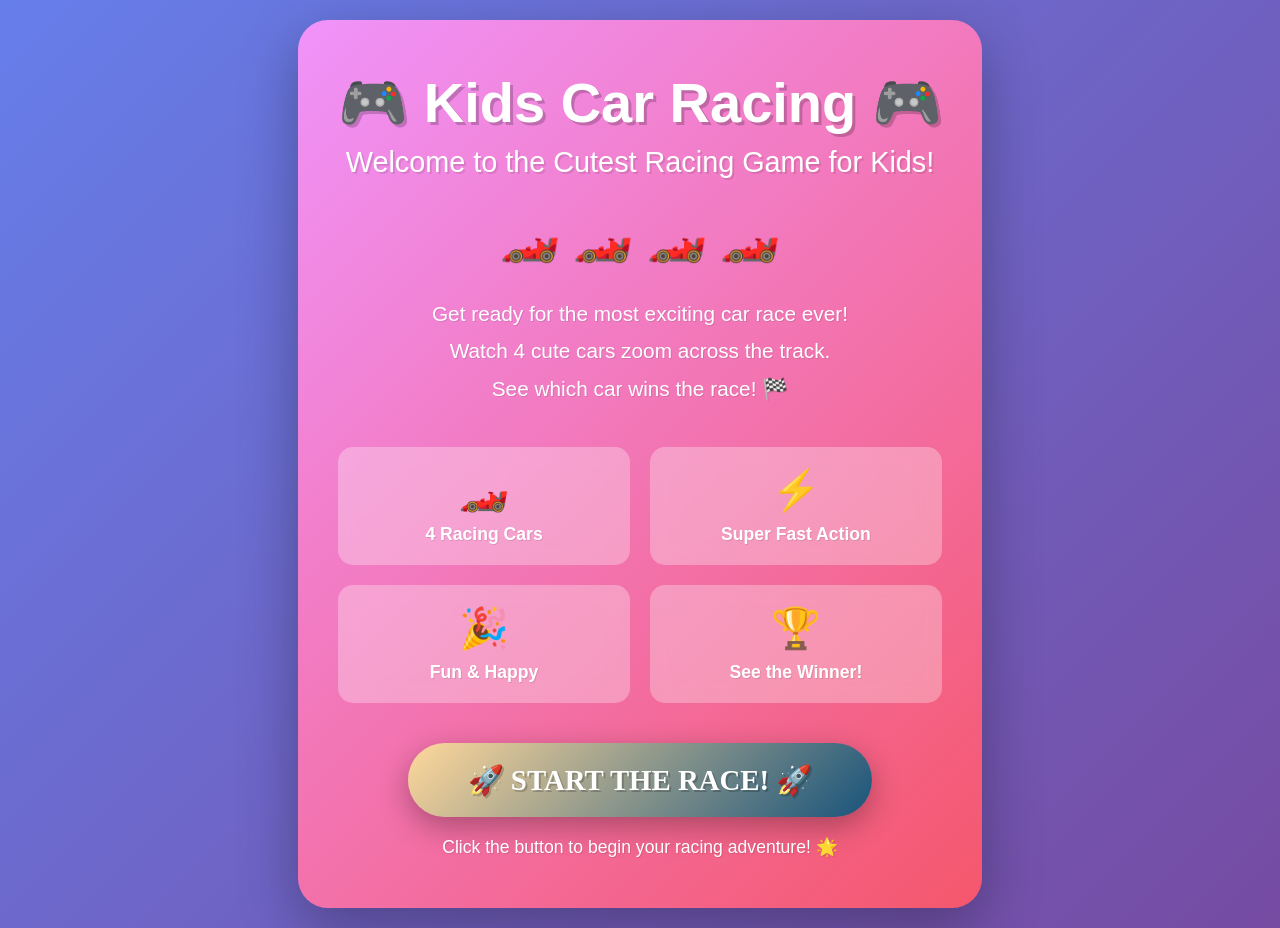
<file: index.html>
<!DOCTYPE html>
<html lang="en">
<head>
    <meta charset="UTF-8">
    <meta name="viewport" content="width=device-width, initial-scale=1.0">
    <title>🎮 Kids Car Racing - Welcome</title>
    <link rel="stylesheet" href="styles.css">
</head>
<body>
    <div class="welcome-container">
        <div class="welcome-content">
            <h1 class="welcome-title">🎮 Kids Car Racing 🎮</h1>
            <p class="welcome-subtitle">Welcome to the Cutest Racing Game for Kids!</p>
            
            <div class="emoji-decoration">
                🏎️ 🏎️ 🏎️ 🏎️
            </div>
            
            <p class="welcome-text">
                Get ready for the most exciting car race ever! <br>
                Watch 4 cute cars zoom across the track. <br>
                See which car wins the race! 🏁
            </p>
            
            <div class="features">
                <div class="feature">
                    <span class="feature-icon">🏎️</span>
                    <p>4 Racing Cars</p>
                </div>
                <div class="feature">
                    <span class="feature-icon">⚡</span>
                    <p>Super Fast Action</p>
                </div>
                <div class="feature">
                    <span class="feature-icon">🎉</span>
                    <p>Fun & Happy</p>
                </div>
                <div class="feature">
                    <span class="feature-icon">🏆</span>
                    <p>See the Winner!</p>
                </div>
            </div>
            
            <button class="start-btn" onclick="goToGame()">
                🚀 START THE RACE! 🚀
            </button>
            
            <p class="footer-text">Click the button to begin your racing adventure! 🌟</p>
        </div>
    </div>

    <script>
        function goToGame() {
            window.location.href = 'game.html';
        }
    </script>
</body>
</html>
</file>
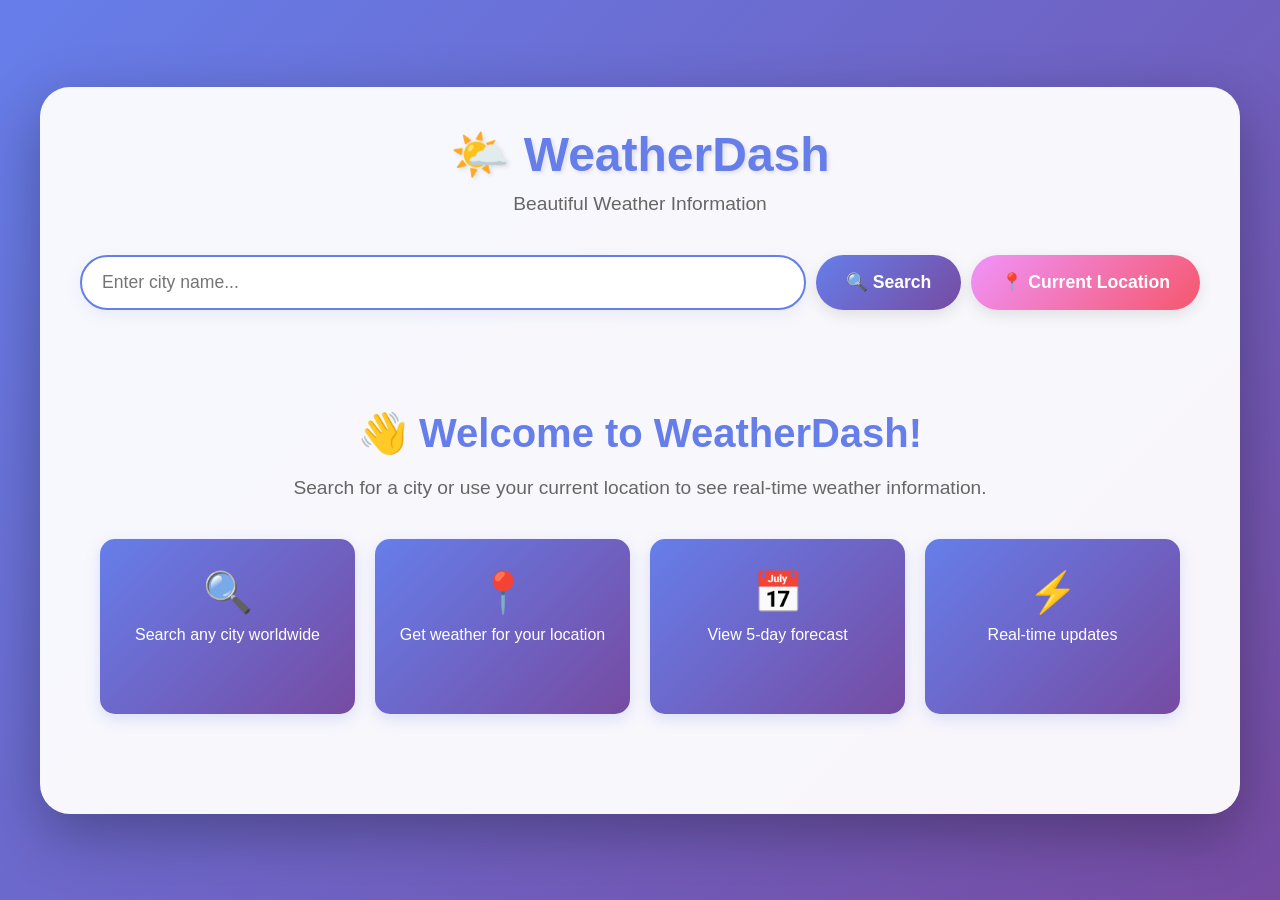
<file: weather-index.html>
<!DOCTYPE html>
<html lang="en">
<head>
    <meta charset="UTF-8">
    <meta name="viewport" content="width=device-width, initial-scale=1.0">
    <title>🌤️ WeatherDash - Weather Dashboard</title>
    <link rel="stylesheet" href="weather-styles.css">
</head>
<body>
    <div class="weather-container">
        <!-- Header -->
        <div class="header">
            <h1>🌤️ WeatherDash</h1>
            <p class="subtitle">Beautiful Weather Information</p>
        </div>

        <!-- Search Section -->
        <div class="search-section">
            <input 
                type="text" 
                id="cityInput" 
                class="city-input" 
                placeholder="Enter city name..."
                autocomplete="off"
            >
            <button class="search-btn" onclick="searchWeather()">🔍 Search</button>
            <button class="location-btn" onclick="getLocation()">📍 Current Location</button>
        </div>

        <!-- Loading State -->
        <div id="loading" class="loading hidden">
            <div class="spinner"></div>
            <p>Loading weather data...</p>
        </div>

        <!-- Error State -->
        <div id="errorMessage" class="error-message hidden"></div>

        <!-- Main Weather Display -->
        <div id="weatherContent" class="weather-content hidden">
            <!-- Current Weather -->
            <div class="current-weather">
                <div class="city-info">
                    <h2 id="cityName"></h2>
                    <p id="date" class="date"></p>
                </div>
                
                <div class="weather-main">
                    <div class="temp-section">
                        <span id="temperature" class="temperature"></span>
                        <span id="weatherIcon" class="weather-icon"></span>
                    </div>
                    <p id="description" class="description"></p>
                </div>

                <div class="weather-details">
                    <div class="detail-card">
                        <span class="icon">💧</span>
                        <span class="label">Humidity</span>
                        <span id="humidity" class="value"></span>
                    </div>
                    <div class="detail-card">
                        <span class="icon">💨</span>
                        <span class="label">Wind Speed</span>
                        <span id="windSpeed" class="value"></span>
                    </div>
                    <div class="detail-card">
                        <span class="icon">🔽</span>
                        <span class="label">Pressure</span>
                        <span id="pressure" class="value"></span>
                    </div>
                    <div class="detail-card">
                        <span class="icon">👁️</span>
                        <span class="label">Visibility</span>
                        <span id="visibility" class="value"></span>
                    </div>
                    <div class="detail-card">
                        <span class="icon">🌡️</span>
                        <span class="label">Feels Like</span>
                        <span id="feelsLike" class="value"></span>
                    </div>
                    <div class="detail-card">
                        <span class="icon">☁️</span>
                        <span class="label">Cloudiness</span>
                        <span id="clouds" class="value"></span>
                    </div>
                </div>
            </div>

            <!-- 5-Day Forecast -->
            <div class="forecast-section">
                <h3>📅 5-Day Forecast</h3>
                <div id="forecastContainer" class="forecast-container">
                    <!-- Forecast cards will be inserted here -->
                </div>
            </div>

            <!-- Additional Info -->
            <div class="additional-info">
                <div class="info-card">
                    <h4>🌅 Sunrise & Sunset</h4>
                    <p id="sunrise" class="info-text"></p>
                    <p id="sunset" class="info-text"></p>
                </div>
                <div class="info-card">
                    <h4>🌍 Coordinates</h4>
                    <p id="coordinates" class="info-text"></p>
                </div>
                <div class="info-card">
                    <h4>📍 Location Details</h4>
                    <p id="country" class="info-text"></p>
                </div>
            </div>
        </div>

        <!-- Welcome State -->
        <div id="welcomeMessage" class="welcome-message">
            <div class="welcome-content">
                <h2>👋 Welcome to WeatherDash!</h2>
                <p>Search for a city or use your current location to see real-time weather information.</p>
                <div class="welcome-features">
                    <div class="feature">
                        <span>🔍</span>
                        <p>Search any city worldwide</p>
                    </div>
                    <div class="feature">
                        <span>📍</span>
                        <p>Get weather for your location</p>
                    </div>
                    <div class="feature">
                        <span>📅</span>
                        <p>View 5-day forecast</p>
                    </div>
                    <div class="feature">
                        <span>⚡</span>
                        <p>Real-time updates</p>
                    </div>
                </div>
            </div>
        </div>
    </div>

    <script src="weather-script.js"></script>
</body>
</html>
</file>
<file: styles.css>
* {
    margin: 0;
    padding: 0;
    box-sizing: border-box;
}

body {
    font-family: 'Comic Sans MS', 'Arial Rounded MT Bold', cursive, sans-serif;
    background: linear-gradient(135deg, #667eea 0%, #764ba2 100%);
    min-height: 100vh;
    display: flex;
    justify-content: center;
    align-items: center;
    overflow-x: hidden;
}

/* ========== WELCOME PAGE STYLES ========== */
.welcome-container {
    width: 100%;
    max-width: 800px;
    padding: 20px;
    display: flex;
    justify-content: center;
    align-items: center;
    min-height: 100vh;
}

.welcome-content {
    background: linear-gradient(135deg, #f093fb 0%, #f5576c 100%);
    border-radius: 30px;
    padding: 50px 40px;
    text-align: center;
    box-shadow: 0 20px 60px rgba(0, 0, 0, 0.3);
    animation: slideIn 0.8s ease-out;
}

@keyframes slideIn {
    from {
        opacity: 0;
        transform: translateY(-30px);
    }
    to {
        opacity: 1;
        transform: translateY(0);
    }
}

.welcome-title {
    font-size: 3.5em;
    color: white;
    text-shadow: 3px 3px 0px rgba(0, 0, 0, 0.2);
    margin-bottom: 10px;
    animation: bounce 2s infinite;
}

@keyframes bounce {
    0%, 100% {
        transform: translateY(0);
    }
    50% {
        transform: translateY(-20px);
    }
}

.welcome-subtitle {
    font-size: 1.8em;
    color: #fff;
    margin-bottom: 30px;
    text-shadow: 2px 2px 0px rgba(0, 0, 0, 0.1);
}

.emoji-decoration {
    font-size: 3em;
    margin: 30px 0;
    animation: rotate 3s linear infinite;
}

@keyframes rotate {
    0% {
        transform: rotate(0deg);
    }
    100% {
        transform: rotate(360deg);
    }
}

.welcome-text {
    font-size: 1.3em;
    color: white;
    line-height: 1.8;
    margin-bottom: 40px;
    text-shadow: 1px 1px 0px rgba(0, 0, 0, 0.1);
}

.features {
    display: grid;
    grid-template-columns: repeat(2, 1fr);
    gap: 20px;
    margin-bottom: 40px;
}

.feature {
    background: rgba(255, 255, 255, 0.3);
    padding: 20px;
    border-radius: 15px;
    backdrop-filter: blur(10px);
    transition: transform 0.3s ease;
}

.feature:hover {
    transform: scale(1.05);
}

.feature-icon {
    font-size: 2.5em;
    display: block;
    margin-bottom: 10px;
}

.feature p {
    color: white;
    font-size: 1.1em;
    font-weight: bold;
    text-shadow: 1px 1px 0px rgba(0, 0, 0, 0.1);
}

.start-btn {
    background: linear-gradient(135deg, #ffd89b 0%, #19547b 100%);
    color: white;
    border: none;
    padding: 20px 60px;
    font-size: 1.8em;
    border-radius: 50px;
    cursor: pointer;
    font-weight: bold;
    text-shadow: 2px 2px 0px rgba(0, 0, 0, 0.2);
    box-shadow: 0 10px 30px rgba(0, 0, 0, 0.3);
    transition: transform 0.3s ease, box-shadow 0.3s ease;
    margin-bottom: 20px;
    font-family: 'Comic Sans MS', cursive;
}

.start-btn:hover {
    transform: scale(1.1);
    box-shadow: 0 15px 40px rgba(0, 0, 0, 0.4);
}

.start-btn:active {
    transform: scale(0.98);
}

.footer-text {
    color: white;
    font-size: 1.1em;
    text-shadow: 1px 1px 0px rgba(0, 0, 0, 0.1);
}

/* ========== GAME PAGE STYLES ========== */
.game-container {
    width: 100%;
    max-width: 1000px;
    padding: 20px;
    background: rgba(255, 255, 255, 0.1);
    border-radius: 20px;
    backdrop-filter: blur(10px);
}

.game-header {
    text-align: center;
    margin-bottom: 40px;
    animation: slideDown 0.8s ease-out;
}

@keyframes slideDown {
    from {
        opacity: 0;
        transform: translateY(-30px);
    }
    to {
        opacity: 1;
        transform: translateY(0);
    }
}

.game-header h1 {
    font-size: 3em;
    color: white;
    text-shadow: 3px 3px 0px rgba(0, 0, 0, 0.3);
    margin-bottom: 10px;
}

.game-header p {
    font-size: 1.5em;
    color: #fff;
    text-shadow: 2px 2px 0px rgba(0, 0, 0, 0.2);
}

.race-track {
    background: linear-gradient(to bottom, #87ceeb 0%, #e0f6ff 100%);
    border-radius: 15px;
    padding: 20px;
    margin-bottom: 30px;
    box-shadow: 0 10px 30px rgba(0, 0, 0, 0.2);
}

.car-lane {
    position: relative;
    height: 80px;
    margin-bottom: 20px;
    background: linear-gradient(to right, #fff 0%, #f0f0f0 100%);
    border-radius: 10px;
    overflow: hidden;
    display: flex;
    align-items: center;
    border: 3px solid #333;
}

.car {
    position: absolute;
    left: 0;
    width: 70px;
    height: 70px;
    border-radius: 10px;
    display: flex;
    justify-content: center;
    align-items: center;
    font-size: 3em;
    font-weight: bold;
    box-shadow: 0 5px 15px rgba(0, 0, 0, 0.3);
    cursor: pointer;
    transition: all 0.1s linear;
}

.car-red {
    background: linear-gradient(135deg, #ff6b6b 0%, #c92a2a 100%);
}

.car-blue {
    background: linear-gradient(135deg, #4dabf7 0%, #1971c2 100%);
}

.car-yellow {
    background: linear-gradient(135deg, #ffd43b 0%, #f08c00 100%);
}

.car-green {
    background: linear-gradient(135deg, #69db7c 0%, #2f9e44 100%);
}

.finish-line {
    position: absolute;
    right: 0;
    width: 8px;
    height: 100%;
    background: repeating-linear-gradient(
        45deg,
        #000,
        #000 10px,
        #fff 10px,
        #fff 20px
    );
    opacity: 0.8;
}

.race-controls {
    display: flex;
    gap: 15px;
    justify-content: center;
    margin-bottom: 30px;
    flex-wrap: wrap;
}

.race-btn,
.reset-btn,
.home-btn {
    border: none;
    padding: 15px 30px;
    font-size: 1.2em;
    border-radius: 25px;
    cursor: pointer;
    font-weight: bold;
    text-shadow: 1px 1px 0px rgba(0, 0, 0, 0.2);
    box-shadow: 0 5px 15px rgba(0, 0, 0, 0.3);
    transition: transform 0.3s ease, box-shadow 0.3s ease;
    font-family: 'Comic Sans MS', cursive;
}

.race-btn {
    background: linear-gradient(135deg, #00c853 0%, #00701a 100%);
    color: white;
}

.reset-btn {
    background: linear-gradient(135deg, #ff9100 0%, #ff6f00 100%);
    color: white;
}

.home-btn {
    background: linear-gradient(135deg, #7c3aed 0%, #4c1d95 100%);
    color: white;
}

.race-btn:hover,
.reset-btn:hover,
.home-btn:hover {
    transform: scale(1.05);
    box-shadow: 0 8px 20px rgba(0, 0, 0, 0.4);
}

.race-btn:active,
.reset-btn:active,
.home-btn:active {
    transform: scale(0.98);
}

.winner-display {
    text-align: center;
    padding: 30px;
    background: rgba(255, 255, 255, 0.2);
    border-radius: 15px;
    margin-bottom: 20px;
    min-height: 80px;
    display: flex;
    justify-content: center;
    align-items: center;
}

.winner-display h2 {
    font-size: 2.5em;
    color: white;
    text-shadow: 3px 3px 0px rgba(0, 0, 0, 0.3);
    margin: 0;
    animation: celebrate 0.6s ease-out;
}

@keyframes celebrate {
    0% {
        transform: scale(0.5) rotate(-20deg);
        opacity: 0;
    }
    100% {
        transform: scale(1) rotate(0deg);
        opacity: 1;
    }
}

.result-info {
    text-align: center;
    padding: 20px;
    background: rgba(255, 255, 255, 0.3);
    border-radius: 10px;
    color: white;
    font-size: 1.2em;
    text-shadow: 1px 1px 0px rgba(0, 0, 0, 0.2);
}

/* ========== RESPONSIVE DESIGN ========== */
@media (max-width: 768px) {
    .welcome-content {
        padding: 30px 20px;
    }

    .welcome-title {
        font-size: 2.5em;
    }

    .welcome-subtitle {
        font-size: 1.3em;
    }

    .emoji-decoration {
        font-size: 2em;
    }

    .features {
        grid-template-columns: 1fr;
    }

    .start-btn {
        padding: 15px 40px;
        font-size: 1.4em;
    }

    .game-header h1 {
        font-size: 2em;
    }

    .car-lane {
        height: 60px;
    }

    .car {
        width: 60px;
        height: 60px;
        font-size: 2em;
    }

    .race-controls {
        gap: 10px;
    }

    .race-btn,
    .reset-btn,
    .home-btn {
        padding: 10px 20px;
        font-size: 1em;
    }
}

@media (max-width: 480px) {
    .welcome-title {
        font-size: 2em;
    }

    .welcome-subtitle {
        font-size: 1.1em;
    }

    .emoji-decoration {
        font-size: 1.5em;
    }

    .game-header h1 {
        font-size: 1.5em;
    }

    .game-header p {
        font-size: 1.1em;
    }

    .race-controls {
        flex-direction: column;
    }

    .race-btn,
    .reset-btn,
    .home-btn {
        width: 100%;
    }
}
</file>
<file: weather-styles.css>
/* ===================================
   WEATHERDASH - WEATHER DASHBOARD CSS
   =================================== */

* {
    margin: 0;
    padding: 0;
    box-sizing: border-box;
}

body {
    font-family: 'Segoe UI', Tahoma, Geneva, Verdana, sans-serif;
    background: linear-gradient(135deg, #667eea 0%, #764ba2 100%);
    min-height: 100vh;
    padding: 20px;
    display: flex;
    justify-content: center;
    align-items: center;
}

.weather-container {
    width: 100%;
    max-width: 1200px;
    background: rgba(255, 255, 255, 0.95);
    border-radius: 30px;
    padding: 40px;
    box-shadow: 0 20px 60px rgba(0, 0, 0, 0.3);
    animation: slideUp 0.6s ease-out;
}

@keyframes slideUp {
    from {
        opacity: 0;
        transform: translateY(30px);
    }
    to {
        opacity: 1;
        transform: translateY(0);
    }
}

/* ========== HEADER ========== */
.header {
    text-align: center;
    margin-bottom: 40px;
}

.header h1 {
    font-size: 3em;
    color: #667eea;
    margin-bottom: 10px;
    text-shadow: 2px 2px 4px rgba(0, 0, 0, 0.1);
}

.subtitle {
    font-size: 1.2em;
    color: #666;
}

/* ========== SEARCH SECTION ========== */
.search-section {
    display: flex;
    gap: 10px;
    margin-bottom: 40px;
    flex-wrap: wrap;
    justify-content: center;
}

.city-input {
    flex: 1;
    min-width: 250px;
    padding: 15px 20px;
    font-size: 1.1em;
    border: 2px solid #667eea;
    border-radius: 50px;
    outline: none;
    transition: all 0.3s ease;
    box-shadow: 0 5px 15px rgba(102, 126, 234, 0.1);
}

.city-input:focus {
    border-color: #764ba2;
    box-shadow: 0 8px 20px rgba(102, 126, 234, 0.3);
    transform: translateY(-2px);
}

.search-btn,
.location-btn {
    padding: 15px 30px;
    font-size: 1.1em;
    border: none;
    border-radius: 50px;
    cursor: pointer;
    font-weight: bold;
    transition: all 0.3s ease;
    box-shadow: 0 5px 15px rgba(0, 0, 0, 0.1);
}

.search-btn {
    background: linear-gradient(135deg, #667eea 0%, #764ba2 100%);
    color: white;
}

.search-btn:hover {
    transform: translateY(-2px);
    box-shadow: 0 8px 20px rgba(102, 126, 234, 0.3);
}

.location-btn {
    background: linear-gradient(135deg, #f093fb 0%, #f5576c 100%);
    color: white;
}

.location-btn:hover {
    transform: translateY(-2px);
    box-shadow: 0 8px 20px rgba(245, 87, 108, 0.3);
}

.search-btn:active,
.location-btn:active {
    transform: translateY(0);
}

/* ========== LOADING STATE ========== */
.loading {
    text-align: center;
    padding: 50px 20px;
}

.spinner {
    width: 50px;
    height: 50px;
    border: 5px solid #e0e0e0;
    border-top: 5px solid #667eea;
    border-radius: 50%;
    animation: spin 1s linear infinite;
    margin: 0 auto 20px;
}

@keyframes spin {
    0% { transform: rotate(0deg); }
    100% { transform: rotate(360deg); }
}

.loading p {
    font-size: 1.2em;
    color: #667eea;
    font-weight: bold;
}

/* ========== ERROR MESSAGE ========== */
.error-message {
    background: #ffebee;
    color: #c62828;
    padding: 20px;
    border-radius: 15px;
    border-left: 5px solid #c62828;
    font-size: 1.1em;
    margin-bottom: 20px;
    animation: slideUp 0.3s ease-out;
}

/* ========== WELCOME MESSAGE ========== */
.welcome-message {
    text-align: center;
    padding: 60px 20px;
    animation: slideUp 0.6s ease-out;
}

.welcome-content h2 {
    font-size: 2.5em;
    color: #667eea;
    margin-bottom: 20px;
}

.welcome-content p {
    font-size: 1.2em;
    color: #666;
    margin-bottom: 40px;
}

.welcome-features {
    display: grid;
    grid-template-columns: repeat(auto-fit, minmax(200px, 1fr));
    gap: 20px;
}

.feature {
    background: linear-gradient(135deg, #667eea 0%, #764ba2 100%);
    color: white;
    padding: 30px 20px;
    border-radius: 15px;
    box-shadow: 0 5px 15px rgba(102, 126, 234, 0.2);
    transition: transform 0.3s ease;
}

.feature:hover {
    transform: translateY(-5px);
}

.feature span {
    font-size: 2.5em;
    display: block;
    margin-bottom: 10px;
}

.feature p {
    font-size: 1em;
    color: white;
}

/* ========== WEATHER CONTENT ========== */
.weather-content {
    animation: slideUp 0.6s ease-out;
}

.current-weather {
    background: linear-gradient(135deg, #667eea 0%, #764ba2 100%);
    color: white;
    padding: 40px;
    border-radius: 20px;
    margin-bottom: 40px;
    box-shadow: 0 10px 30px rgba(102, 126, 234, 0.2);
}

.city-info {
    margin-bottom: 20px;
}

.city-info h2 {
    font-size: 2.5em;
    margin-bottom: 5px;
}

.date {
    font-size: 1.1em;
    opacity: 0.9;
}

.weather-main {
    display: flex;
    align-items: center;
    justify-content: space-between;
    margin-bottom: 40px;
}

.temp-section {
    display: flex;
    align-items: center;
    gap: 20px;
}

.temperature {
    font-size: 4.5em;
    font-weight: bold;
    line-height: 1;
}

.weather-icon {
    font-size: 5em;
}

.description {
    font-size: 1.5em;
    text-transform: capitalize;
    opacity: 0.95;
}

.weather-details {
    display: grid;
    grid-template-columns: repeat(auto-fit, minmax(150px, 1fr));
    gap: 20px;
}

.detail-card {
    background: rgba(255, 255, 255, 0.2);
    padding: 20px;
    border-radius: 15px;
    text-align: center;
    backdrop-filter: blur(10px);
    transition: transform 0.3s ease;
}

.detail-card:hover {
    transform: translateY(-5px);
    background: rgba(255, 255, 255, 0.3);
}

.detail-card .icon {
    font-size: 2em;
    display: block;
    margin-bottom: 10px;
}

.detail-card .label {
    display: block;
    font-size: 0.9em;
    opacity: 0.8;
    margin-bottom: 8px;
}

.detail-card .value {
    display: block;
    font-size: 1.4em;
    font-weight: bold;
}

/* ========== FORECAST SECTION ========== */
.forecast-section {
    margin-bottom: 40px;
}

.forecast-section h3 {
    font-size: 1.8em;
    color: #667eea;
    margin-bottom: 20px;
}

.forecast-container {
    display: grid;
    grid-template-columns: repeat(auto-fit, minmax(160px, 1fr));
    gap: 15px;
}

.forecast-card {
    background: linear-gradient(135deg, #667eea 0%, #764ba2 100%);
    color: white;
    padding: 20px;
    border-radius: 15px;
    text-align: center;
    box-shadow: 0 5px 15px rgba(102, 126, 234, 0.2);
    transition: transform 0.3s ease;
}

.forecast-card:hover {
    transform: translateY(-5px);
}

.forecast-date {
    font-size: 0.95em;
    opacity: 0.9;
    margin-bottom: 10px;
}

.forecast-icon {
    font-size: 2.5em;
    margin: 10px 0;
}

.forecast-temp {
    font-size: 1.3em;
    font-weight: bold;
    margin-bottom: 5px;
}

.forecast-description {
    font-size: 0.9em;
    opacity: 0.9;
    text-transform: capitalize;
}

/* ========== ADDITIONAL INFO ========== */
.additional-info {
    display: grid;
    grid-template-columns: repeat(auto-fit, minmax(250px, 1fr));
    gap: 20px;
}

.info-card {
    background: linear-gradient(135deg, #f093fb 0%, #f5576c 100%);
    color: white;
    padding: 25px;
    border-radius: 15px;
    box-shadow: 0 5px 15px rgba(245, 87, 108, 0.2);
}

.info-card h4 {
    font-size: 1.3em;
    margin-bottom: 15px;
}

.info-text {
    font-size: 1.1em;
    line-height: 1.8;
    opacity: 0.95;
}

/* ========== UTILITY CLASSES ========== */
.hidden {
    display: none !important;
}

/* ========== RESPONSIVE DESIGN ========== */
@media (max-width: 768px) {
    .weather-container {
        padding: 20px;
    }

    .header h1 {
        font-size: 2em;
    }

    .search-section {
        flex-direction: column;
    }

    .city-input {
        min-width: 100%;
    }

    .search-btn,
    .location-btn {
        flex: 1;
    }

    .weather-main {
        flex-direction: column;
        align-items: flex-start;
    }

    .temperature {
        font-size: 3em;
    }

    .weather-icon {
        font-size: 3em;
    }

    .weather-details {
        grid-template-columns: repeat(2, 1fr);
    }

    .forecast-container {
        grid-template-columns: repeat(2, 1fr);
    }
}

@media (max-width: 480px) {
    .weather-container {
        border-radius: 20px;
        padding: 15px;
    }

    .header h1 {
        font-size: 1.5em;
    }

    .current-weather {
        padding: 20px;
    }

    .temperature {
        font-size: 2.5em;
    }

    .weather-icon {
        font-size: 2.5em;
    }

    .weather-details {
        grid-template-columns: 1fr;
    }

    .forecast-container {
        grid-template-columns: 1fr;
    }

    .additional-info {
        grid-template-columns: 1fr;
    }
}
</file>
